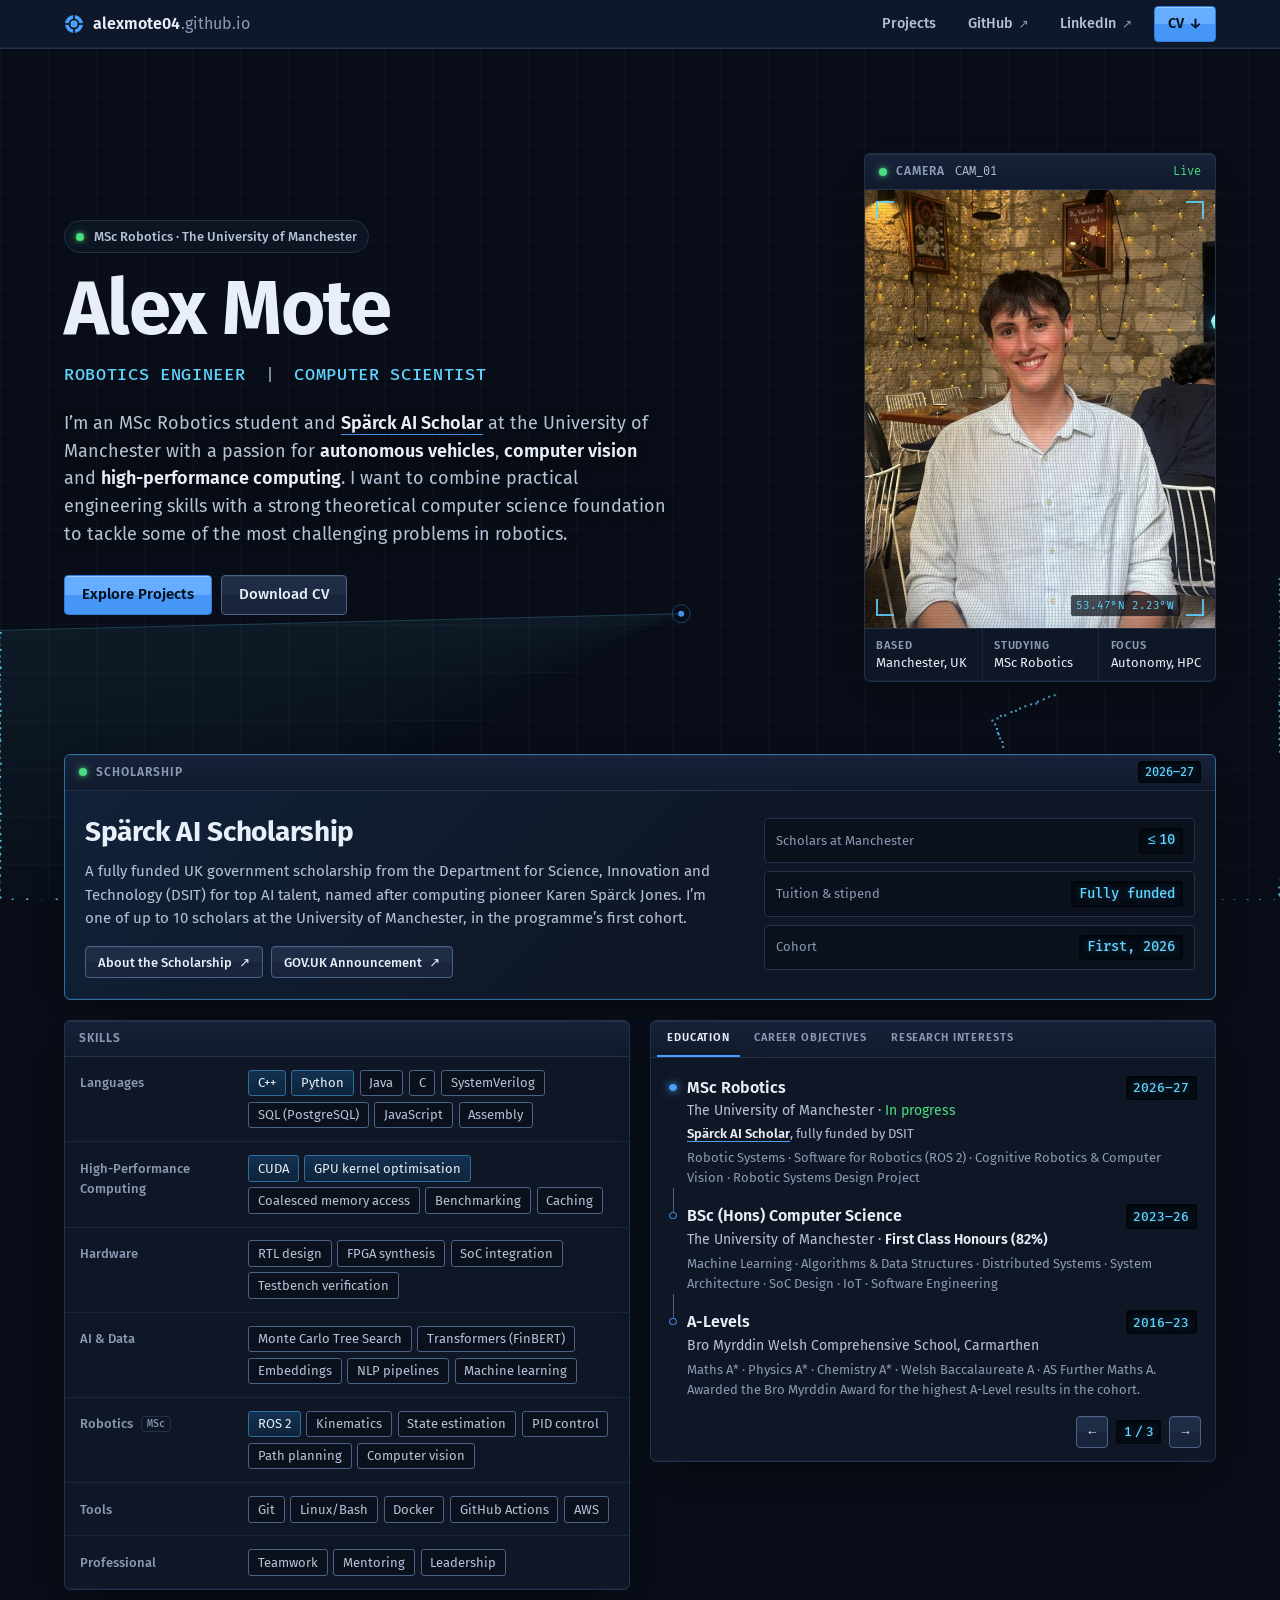
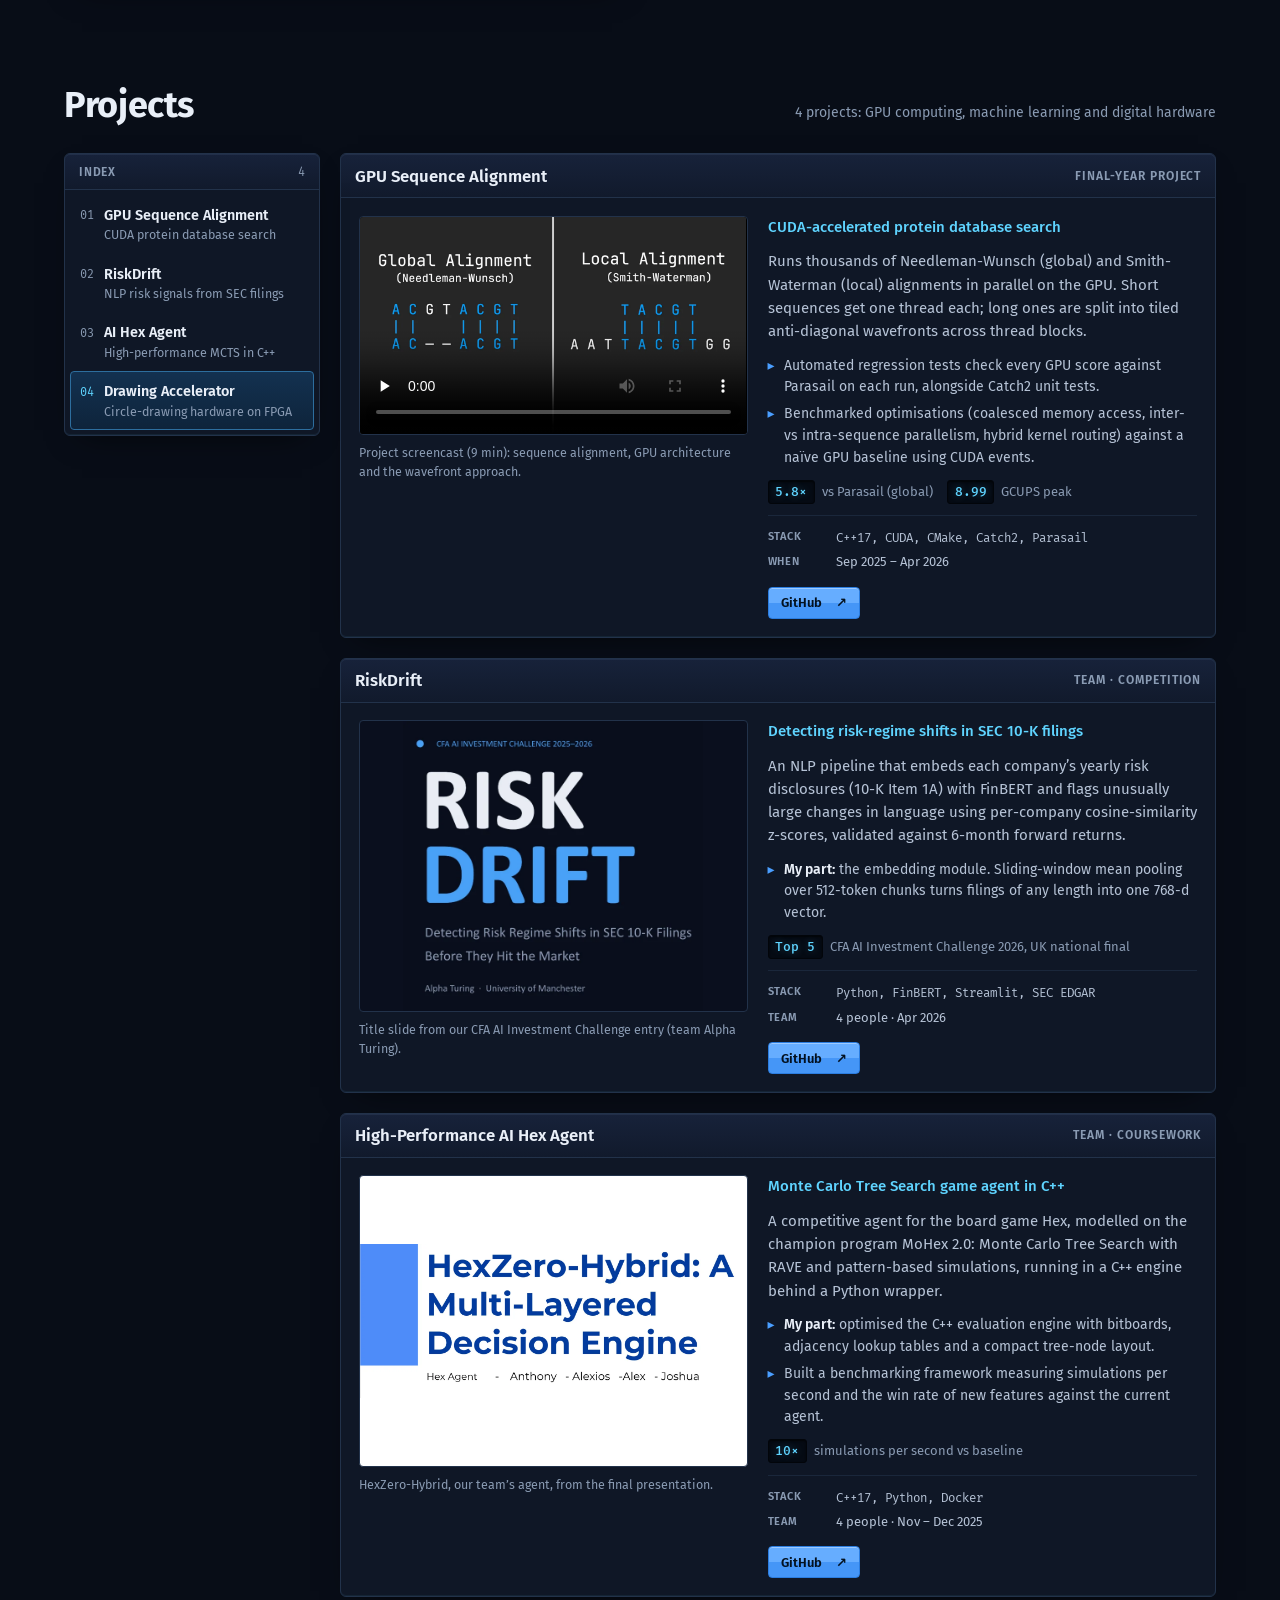
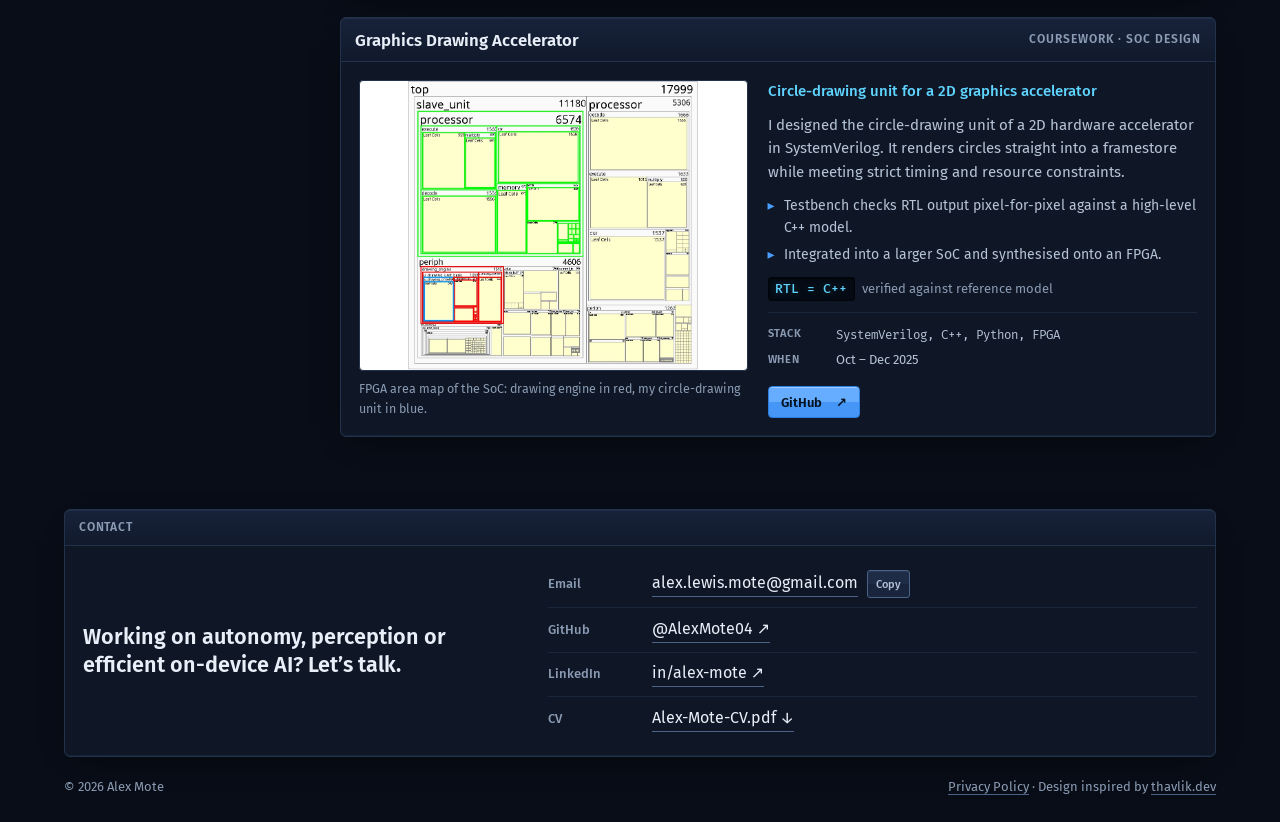
<file: index.html>
<!doctype html>
<html lang="en-GB">
<head>
  <meta charset="utf-8">
  <meta name="viewport" content="width=device-width, initial-scale=1">
  <title>Alex Mote · Robotics Engineer</title>
  <meta name="description" content="Alex Mote: MSc Robotics student at the University of Manchester working on autonomy, computer vision and high-performance computing. Projects in CUDA, FPGA design, game AI and NLP.">
  <meta name="theme-color" content="#080d17">
  <meta name="color-scheme" content="dark">
  <link rel="canonical" href="https://alexmote04.github.io/">
  <meta property="og:type" content="website">
  <meta property="og:title" content="Alex Mote · Robotics Engineer">
  <meta property="og:description" content="MSc Robotics, University of Manchester. Autonomy, computer vision and high-performance computing.">
  <meta property="og:url" content="https://alexmote04.github.io/">
  <meta property="og:image" content="https://alexmote04.github.io/assets/img/og.jpg">
  <link rel="icon" href="favicon.svg" type="image/svg+xml">
  <link rel="preload" href="assets/fonts/fira-sans-latin-400-normal.woff2" as="font" type="font/woff2" crossorigin>
  <link rel="preload" href="assets/fonts/fira-sans-latin-700-normal.woff2" as="font" type="font/woff2" crossorigin>
  <link rel="stylesheet" href="css/style.css">
  <script src="js/main.js" defer></script>
</head>
<body>
  <canvas class="backdrop" aria-hidden="true"></canvas>

  <a class="skip" href="#main">Skip to content</a>

  <header class="site-header">
    <div class="site-header__inner">
      <a class="brand" href="#top" aria-label="alexmote04.github.io, back to top">
        <svg class="brand__mark" viewBox="0 0 20 20" aria-hidden="true"><circle cx="10" cy="10" r="9"/><circle class="brand__ring" cx="10" cy="10" r="4.5"/><path class="brand__cross" d="M10 1.5v4M10 14.5v4M1.5 10h4M14.5 10h4"/></svg>
        <span class="brand__word" translate="no">alexmote04</span><span class="brand__tag" translate="no">.github.io</span>
      </a>
      <button class="menu-btn" type="button" aria-expanded="false" aria-controls="site-nav">
        <span class="menu-btn__icon" aria-hidden="true"></span> Menu
      </button>
      <nav id="site-nav" class="site-nav" aria-label="Primary">
        <ul>
          <li><a href="#projects">Projects</a></li>
          <li><a href="https://github.com/AlexMote04" target="_blank" rel="noopener noreferrer">GitHub <span class="ext" aria-hidden="true">↗</span><span class="visually-hidden"> (opens in new tab)</span></a></li>
          <li><a href="https://www.linkedin.com/in/alex-mote/" target="_blank" rel="noopener noreferrer">LinkedIn <span class="ext" aria-hidden="true">↗</span><span class="visually-hidden"> (opens in new tab)</span></a></li>
          <li><a class="site-nav__cta" href="cv/Alex-Mote-CV.pdf" target="_blank" rel="noopener">CV <span aria-hidden="true">↓</span><span class="visually-hidden"> (opens in new tab)</span></a></li>
        </ul>
      </nav>
    </div>
  </header>

  <main id="main" class="shell">
    <span id="top" class="anchor-top" aria-hidden="true"></span>

    <!-- ========== Hero ========== -->
    <section class="hero" aria-labelledby="hero-title">
      <div class="hero__intro">
        <p class="hero__eyebrow"><span class="led led--pulse" aria-hidden="true"></span> MSc Robotics · The University of Manchester</p>
        <h1 class="hero__name" id="hero-title">Alex Mote</h1>
        <p class="hero__role">Robotics Engineer <span aria-hidden="true">|</span><span class="visually-hidden">,</span> Computer Scientist</p>
        <p class="hero__lede">
          I’m an MSc Robotics student and <a class="inline-link" href="#scholarship">Spärck AI Scholar</a> at the University of Manchester with a passion for
          <strong>autonomous vehicles</strong>, <strong>computer vision</strong> and
          <strong>high-performance computing</strong>. I want to combine practical engineering skills
          with a strong theoretical computer science foundation to tackle some of the most challenging
          problems in robotics.
        </p>
        <div class="hero__actions">
          <a class="btn btn--primary" href="#projects">Explore Projects</a>
          <a class="btn" href="cv/Alex-Mote-CV.pdf" target="_blank" rel="noopener">Download CV<span class="visually-hidden"> (opens in new tab)</span></a>
        </div>
      </div>

      <figure class="cam pane">
        <figcaption class="pane__bar" aria-hidden="true">
          <span class="led led--pulse"></span>
          <span class="legend">Camera</span>
          <span class="cam__file" translate="no">CAM_01</span>
          <span class="cam__status">Live</span>
        </figcaption>
        <div class="cam__screen">
          <img src="assets/img/alex.webp" width="640" height="800" alt="Portrait of Alex Mote, smiling, in a white striped shirt" fetchpriority="high" decoding="async">
          <span class="cam__corner cam__corner--tl" aria-hidden="true"></span>
          <span class="cam__corner cam__corner--tr" aria-hidden="true"></span>
          <span class="cam__corner cam__corner--bl" aria-hidden="true"></span>
          <span class="cam__corner cam__corner--br" aria-hidden="true"></span>
          <span class="cam__hud" aria-hidden="true">53.47°N 2.23°W</span>
        </div>
        <dl class="cam__readouts">
          <div><dt>Based</dt><dd>Manchester, UK</dd></div>
          <div><dt>Studying</dt><dd>MSc Robotics</dd></div>
          <div><dt>Focus</dt><dd>Autonomy, HPC</dd></div>
        </dl>
      </figure>
    </section>

    <!-- ========== Spärck AI Scholarship ========== -->
    <section class="award pane" id="scholarship" aria-labelledby="award-title">
      <div class="pane__bar">
        <span class="led" aria-hidden="true"></span>
        <span class="legend">Scholarship</span>
        <span class="award__year lcd">2026–27</span>
      </div>
      <div class="award__body">
        <div class="award__text">
          <h2 class="award__title" id="award-title">Spärck AI Scholarship</h2>
          <p>A fully funded UK government scholarship from the Department for Science, Innovation and Technology (DSIT) for top AI talent, named after computing pioneer Karen Spärck Jones. I’m one of up to 10 scholars at the University of Manchester, in the programme’s first cohort.</p>
          <div class="award__links">
            <a class="btn btn--small" href="https://www.manchester.ac.uk/study/masters/fees-and-funding/masters-student-funding/sparck-ai-scholarship/" target="_blank" rel="noopener noreferrer">About the Scholarship <span aria-hidden="true">↗</span><span class="visually-hidden"> (opens in new tab)</span></a>
            <a class="btn btn--small" href="https://www.gov.uk/government/news/top-talent-backed-with-masters-funding-as-britains-tech-experts-called-into-government" target="_blank" rel="noopener noreferrer">GOV.UK Announcement <span aria-hidden="true">↗</span><span class="visually-hidden"> (opens in new tab)</span></a>
          </div>
        </div>
        <dl class="award__stats">
          <div><dt>Scholars at Manchester</dt><dd class="lcd">≤&thinsp;10</dd></div>
          <div><dt>Tuition &amp; stipend</dt><dd class="lcd">Fully funded</dd></div>
          <div><dt>Cohort</dt><dd class="lcd">First, 2026</dd></div>
        </dl>
      </div>
    </section>

    <!-- ========== Overview: skills + about ========== -->
    <div class="overview">
      <section class="skills pane" aria-labelledby="skills-title">
        <h2 class="pane__bar"><span class="legend" id="skills-title">Skills</span></h2>
        <dl class="props">
          <div class="props__row">
            <dt>Languages</dt>
            <dd><ul class="chips" role="list">
              <li class="chip chip--lit">C++</li><li class="chip chip--lit">Python</li><li class="chip">Java</li><li class="chip">C</li><li class="chip">SystemVerilog</li><li class="chip">SQL (PostgreSQL)</li><li class="chip">JavaScript</li><li class="chip">Assembly</li>
            </ul></dd>
          </div>
          <div class="props__row">
            <dt>High-Performance Computing</dt>
            <dd><ul class="chips" role="list">
              <li class="chip chip--lit">CUDA</li><li class="chip chip--lit">GPU kernel optimisation</li><li class="chip">Coalesced memory access</li><li class="chip">Benchmarking</li><li class="chip">Caching</li>
            </ul></dd>
          </div>
          <div class="props__row">
            <dt>Hardware</dt>
            <dd><ul class="chips" role="list">
              <li class="chip">RTL design</li><li class="chip">FPGA synthesis</li><li class="chip">SoC integration</li><li class="chip">Testbench verification</li>
            </ul></dd>
          </div>
          <div class="props__row">
            <dt>AI &amp; Data</dt>
            <dd><ul class="chips" role="list">
              <li class="chip">Monte Carlo Tree Search</li><li class="chip">Transformers (FinBERT)</li><li class="chip">Embeddings</li><li class="chip">NLP pipelines</li><li class="chip">Machine learning</li>
            </ul></dd>
          </div>
          <div class="props__row">
            <dt>Robotics <span class="props__note">MSc</span></dt>
            <dd><ul class="chips" role="list">
              <li class="chip chip--lit">ROS&nbsp;2</li><li class="chip">Kinematics</li><li class="chip">State estimation</li><li class="chip">PID control</li><li class="chip">Path planning</li><li class="chip">Computer vision</li>
            </ul></dd>
          </div>
          <div class="props__row">
            <dt>Tools</dt>
            <dd><ul class="chips" role="list">
              <li class="chip">Git</li><li class="chip">Linux/Bash</li><li class="chip">Docker</li><li class="chip">GitHub Actions</li><li class="chip">AWS</li>
            </ul></dd>
          </div>
          <div class="props__row">
            <dt>Professional</dt>
            <dd><ul class="chips" role="list">
              <li class="chip">Teamwork</li><li class="chip">Mentoring</li><li class="chip">Leadership</li>
            </ul></dd>
          </div>
        </dl>
      </section>

      <section class="about pane" aria-roledescription="carousel" aria-labelledby="about-title">
        <h2 class="visually-hidden" id="about-title">About</h2>
        <div class="pane__bar about__bar">
          <div class="tabs" role="group" aria-label="About sections">
            <button class="tab" type="button" aria-controls="slide-education" aria-current="true">Education</button>
            <button class="tab" type="button" aria-controls="slide-objectives">Career Objectives</button>
            <button class="tab" type="button" aria-controls="slide-interests">Research Interests</button>
          </div>
        </div>

        <div class="about__track" tabindex="0" role="region" aria-label="About slides. Use the arrow keys to switch.">
          <!-- Education -->
          <div class="slide" id="slide-education" role="group" aria-roledescription="slide" aria-label="1 of 3: Education">
            <h3 class="visually-hidden">Education</h3>
            <ol class="timeline" role="list">
              <li>
                <div class="timeline__head">
                  <h4>MSc Robotics</h4>
                  <span class="lcd">2026–27</span>
                </div>
                <p class="timeline__where">The University of Manchester · <span class="status">In progress</span></p>
                <p class="timeline__award"><a class="inline-link" href="#scholarship">Spärck AI Scholar</a>, fully funded by DSIT</p>
                <p class="timeline__detail">Robotic Systems · Software for Robotics (ROS&nbsp;2) · Cognitive Robotics &amp; Computer Vision · Robotic Systems Design Project</p>
              </li>
              <li>
                <div class="timeline__head">
                  <h4>BSc (Hons) Computer Science</h4>
                  <span class="lcd">2023–26</span>
                </div>
                <p class="timeline__where">The University of Manchester · <strong>First Class Honours (82%)</strong></p>
                <p class="timeline__detail">Machine Learning · Algorithms &amp; Data Structures · Distributed Systems · System Architecture · SoC Design · IoT · Software Engineering</p>
              </li>
              <li>
                <div class="timeline__head">
                  <h4>A-Levels</h4>
                  <span class="lcd">2016–23</span>
                </div>
                <p class="timeline__where">Bro Myrddin Welsh Comprehensive School, Carmarthen</p>
                <p class="timeline__detail">Maths A* · Physics A* · Chemistry A* · Welsh Baccalaureate A · AS Further Maths A. Awarded the Bro Myrddin Award for the highest A-Level results in the cohort.</p>
              </li>
            </ol>
          </div>

          <!-- Career objectives -->
          <div class="slide" id="slide-objectives" role="group" aria-roledescription="slide" aria-label="2 of 3: Career Objectives">
            <h3 class="visually-hidden">Career Objectives</h3>
            <ul class="goals" role="list">
              <li>
                <span class="goals__index" aria-hidden="true">01</span>
                <div>
                  <h4>Autonomous vehicles</h4>
                  <p>Build perception and planning software for self-driving vehicles that is safe, testable and fast enough to run in real time.</p>
                </div>
              </li>
              <li>
                <span class="goals__index" aria-hidden="true">02</span>
                <div>
                  <h4>Efficient AI on constrained hardware</h4>
                  <p>Make AI models fit the compute, memory and power budgets of robots and embedded devices, from profiling and GPU kernels to custom accelerators.</p>
                </div>
              </li>
              <li>
                <span class="goals__index" aria-hidden="true">03</span>
                <div>
                  <h4>Bridge theory and practice</h4>
                  <p>Work in teams where algorithms, software and hardware are designed together, rather than handed over the wall.</p>
                </div>
              </li>
            </ul>
          </div>

          <!-- Research interests -->
          <div class="slide" id="slide-interests" role="group" aria-roledescription="slide" aria-label="3 of 3: Research Interests">
            <h3 class="visually-hidden">Research Interests</h3>
            <ul class="goals" role="list">
              <li>
                <span class="goals__index" aria-hidden="true">01</span>
                <div>
                  <h4>Autonomy</h4>
                  <p>Perception, state estimation and planning for robots operating in unstructured, changing environments.</p>
                </div>
              </li>
              <li>
                <span class="goals__index" aria-hidden="true">02</span>
                <div>
                  <h4>Vision-Language-Action models</h4>
                  <p>Grounding vision and language in robot actions, and making these large models efficient enough for on-robot inference.</p>
                </div>
              </li>
              <li>
                <span class="goals__index" aria-hidden="true">03</span>
                <div>
                  <h4>Medical robotics</h4>
                  <p>Precise, safety-critical autonomy in healthcare, building on my work in bioinformatics.</p>
                </div>
              </li>
            </ul>
          </div>
        </div>

        <div class="about__foot">
          <button class="btn btn--small btn--icon" type="button" data-step="-1" aria-label="Previous section">←</button>
          <span class="lcd about__pos" aria-hidden="true"><span data-pos>1</span>&thinsp;/&thinsp;3</span>
          <button class="btn btn--small btn--icon" type="button" data-step="1" aria-label="Next section">→</button>
        </div>
      </section>
    </div>

    <!-- ========== Projects ========== -->
    <section class="projects" id="projects" aria-labelledby="projects-title">
      <header class="projects__head">
        <h2 class="projects__title" id="projects-title">Projects</h2>
        <p class="projects__meta">4 projects: GPU computing, machine learning and digital hardware</p>
      </header>

      <div class="projects__layout">
        <nav class="index pane" aria-label="Project index">
          <p class="pane__bar"><span class="legend">Index</span> <span class="index__count">4</span></p>
          <ol class="index__list" role="list">
            <li><a class="index__row" href="#protein-align"><span class="index__name">GPU Sequence Alignment</span><span class="index__sub">CUDA protein database search</span></a></li>
            <li><a class="index__row" href="#riskdrift"><span class="index__name">RiskDrift</span><span class="index__sub">NLP risk signals from SEC filings</span></a></li>
            <li><a class="index__row" href="#hex"><span class="index__name">AI Hex Agent</span><span class="index__sub">High-performance MCTS in C++</span></a></li>
            <li><a class="index__row" href="#drawing-accelerator"><span class="index__name">Drawing Accelerator</span><span class="index__sub">Circle-drawing hardware on FPGA</span></a></li>
          </ol>
        </nav>

        <div class="records">
          <!-- GPU Sequence Alignment -->
          <article class="record pane" id="protein-align" aria-labelledby="protein-align-title">
            <header class="pane__bar record__bar">
              <h3 class="record__title" id="protein-align-title">GPU Sequence Alignment</h3>
              <span class="legend record__type">Final-year project</span>
            </header>
            <div class="record__body">
              <figure class="media">
                <div class="media__frame media__frame--video">
                  <video controls preload="none" playsinline width="1280" height="720" poster="assets/img/protein-align-poster.webp">
                    <source src="assets/video/protein-align.mp4" type="video/mp4">
                    <track kind="captions" src="assets/video/protein-align.en.vtt" srclang="en" label="English" default>
                    <a href="assets/video/protein-align.mp4">Download the screencast (MP4)</a>
                  </video>
                </div>
                <figcaption>Project screencast (9&nbsp;min): sequence alignment, GPU architecture and the wavefront approach.</figcaption>
              </figure>
              <div class="record__text">
                <p class="record__subtitle">CUDA-accelerated protein database search</p>
                <p class="record__desc">Runs thousands of Needleman-Wunsch (global) and Smith-Waterman (local) alignments in parallel on the GPU. Short sequences get one thread each; long ones are split into tiled anti-diagonal wavefronts across thread blocks.</p>
                <ul class="record__points" role="list">
                  <li>Automated regression tests check every GPU score against Parasail on each run, alongside Catch2 unit tests.</li>
                  <li>Benchmarked optimisations (coalesced memory access, inter- vs intra-sequence parallelism, hybrid kernel routing) against a naïve GPU baseline using CUDA events.</li>
                </ul>
                <ul class="readouts" role="list" aria-label="Key results">
                  <li><span class="lcd">5.8×</span> vs Parasail (global)</li>
                  <li><span class="lcd">8.99</span> GCUPS peak</li>
                </ul>
                <dl class="record__props">
                  <div><dt>Stack</dt><dd class="record__stack">C++17, CUDA, CMake, Catch2, Parasail</dd></div>
                  <div><dt>When</dt><dd>Sep 2025 – Apr 2026</dd></div>
                </dl>
                <div class="record__links">
                  <a class="btn btn--small btn--primary" href="https://github.com/AlexMote04/protein-align" target="_blank" rel="noopener noreferrer">GitHub<span class="visually-hidden"> repository for GPU Sequence Alignment (opens in new tab)</span> <span aria-hidden="true">↗</span></a>
                </div>
              </div>
            </div>
          </article>

          <!-- RiskDrift -->
          <article class="record pane" id="riskdrift" aria-labelledby="riskdrift-title">
            <header class="pane__bar record__bar">
              <h3 class="record__title" id="riskdrift-title">RiskDrift</h3>
              <span class="legend record__type">Team · Competition</span>
            </header>
            <div class="record__body">
              <figure class="media media--dark">
                <div class="media__frame">
                  <img src="assets/img/riskdrift.webp" width="716" height="692" loading="lazy" decoding="async" alt="RiskDrift title slide: Detecting risk regime shifts in SEC 10-K filings before they hit the market. Team Alpha Turing, University of Manchester.">
                </div>
                <figcaption>Title slide from our CFA AI Investment Challenge entry (team Alpha Turing).</figcaption>
              </figure>
              <div class="record__text">
                <p class="record__subtitle">Detecting risk-regime shifts in SEC 10-K filings</p>
                <p class="record__desc">An NLP pipeline that embeds each company’s yearly risk disclosures (10-K Item 1A) with FinBERT and flags unusually large changes in language using per-company cosine-similarity z-scores, validated against 6-month forward returns.</p>
                <ul class="record__points" role="list">
                  <li><strong>My part:</strong> the embedding module. Sliding-window mean pooling over 512-token chunks turns filings of any length into one 768-d vector.</li>
                </ul>
                <ul class="readouts" role="list" aria-label="Key results">
                  <li><span class="lcd">Top 5</span> CFA AI Investment Challenge 2026, UK national final</li>
                </ul>
                <dl class="record__props">
                  <div><dt>Stack</dt><dd class="record__stack">Python, FinBERT, Streamlit, SEC EDGAR</dd></div>
                  <div><dt>Team</dt><dd>4 people · Apr 2026</dd></div>
                </dl>
                <div class="record__links">
                  <a class="btn btn--small btn--primary" href="https://github.com/Alexios99/riskdrift" target="_blank" rel="noopener noreferrer">GitHub<span class="visually-hidden"> repository for RiskDrift (opens in new tab)</span> <span aria-hidden="true">↗</span></a>
                </div>
              </div>
            </div>
          </article>

          <!-- Hex -->
          <article class="record pane" id="hex" aria-labelledby="hex-title">
            <header class="pane__bar record__bar">
              <h3 class="record__title" id="hex-title">High-Performance AI Hex Agent</h3>
              <span class="legend record__type">Team · Coursework</span>
            </header>
            <div class="record__body">
              <figure class="media media--light">
                <div class="media__frame">
                  <img src="assets/img/hex.webp" width="1400" height="558" loading="lazy" decoding="async" alt="Title slide: HexZero-Hybrid, a multi-layered decision engine. Hex agent by Anthony, Alexios, Alex and Joshua.">
                </div>
                <figcaption>HexZero-Hybrid, our team’s agent, from the final presentation.</figcaption>
              </figure>
              <div class="record__text">
                <p class="record__subtitle">Monte Carlo Tree Search game agent in C++</p>
                <p class="record__desc">A competitive agent for the board game Hex, modelled on the champion program MoHex 2.0: Monte Carlo Tree Search with RAVE and pattern-based simulations, running in a C++ engine behind a Python wrapper.</p>
                <ul class="record__points" role="list">
                  <li><strong>My part:</strong> optimised the C++ evaluation engine with bitboards, adjacency lookup tables and a compact tree-node layout.</li>
                  <li>Built a benchmarking framework measuring simulations per second and the win rate of new features against the current agent.</li>
                </ul>
                <ul class="readouts" role="list" aria-label="Key results">
                  <li><span class="lcd">10×</span> simulations per second vs baseline</li>
                </ul>
                <dl class="record__props">
                  <div><dt>Stack</dt><dd class="record__stack">C++17, Python, Docker</dd></div>
                  <div><dt>Team</dt><dd>4 people · Nov – Dec 2025</dd></div>
                </dl>
                <div class="record__links">
                  <a class="btn btn--small btn--primary" href="https://github.com/a38062an/COMP34111-AI-Games-Hex-43" target="_blank" rel="noopener noreferrer">GitHub<span class="visually-hidden"> repository for High-Performance AI Hex Agent (opens in new tab)</span> <span aria-hidden="true">↗</span></a>
                </div>
              </div>
            </div>
          </article>

          <!-- Drawing accelerator -->
          <article class="record pane" id="drawing-accelerator" aria-labelledby="drawing-accelerator-title">
            <header class="pane__bar record__bar">
              <h3 class="record__title" id="drawing-accelerator-title">Graphics Drawing Accelerator</h3>
              <span class="legend record__type">Coursework · SoC Design</span>
            </header>
            <div class="record__body">
              <figure class="media media--light">
                <div class="media__frame">
                  <img src="assets/img/drawing-accelerator.webp" width="847" height="840" loading="lazy" decoding="async" alt="FPGA synthesis area treemap of the system-on-chip. The drawing engine, outlined in red, sits inside the peripheral block; the circle-drawing unit within it is outlined in blue.">
                </div>
                <figcaption>FPGA area map of the SoC: drawing engine in red, my circle-drawing unit in blue.</figcaption>
              </figure>
              <div class="record__text">
                <p class="record__subtitle">Circle-drawing unit for a 2D graphics accelerator</p>
                <p class="record__desc">I designed the circle-drawing unit of a 2D hardware accelerator in SystemVerilog. It renders circles straight into a framestore while meeting strict timing and resource constraints.</p>
                <ul class="record__points" role="list">
                  <li>Testbench checks RTL output pixel-for-pixel against a high-level C++ model.</li>
                  <li>Integrated into a larger SoC and synthesised onto an FPGA.</li>
                </ul>
                <ul class="readouts" role="list" aria-label="Key results">
                  <li><span class="lcd">RTL&nbsp;=&nbsp;C++</span> verified against reference model</li>
                </ul>
                <dl class="record__props">
                  <div><dt>Stack</dt><dd class="record__stack">SystemVerilog, C++, Python, FPGA</dd></div>
                  <div><dt>When</dt><dd>Oct – Dec 2025</dd></div>
                </dl>
                <div class="record__links">
                  <a class="btn btn--small btn--primary" href="https://github.com/AlexMote04/drawing-accelerator" target="_blank" rel="noopener noreferrer">GitHub<span class="visually-hidden"> repository for Graphics Drawing Accelerator (opens in new tab)</span> <span aria-hidden="true">↗</span></a>
                </div>
              </div>
            </div>
          </article>
        </div>
      </div>
    </section>
  </main>

  <!-- ========== Footer ========== -->
  <footer class="site-footer" id="contact">
    <div class="shell">
      <section class="contact pane" aria-labelledby="contact-title">
        <h2 class="pane__bar"><span class="legend" id="contact-title">Contact</span></h2>
        <div class="contact__body">
          <p class="contact__lede">Working on autonomy, perception or efficient on-device AI? Let’s talk.</p>
          <dl class="props props--contact">
            <div class="props__row">
              <dt>Email</dt>
              <dd>
                <a class="props__value" href="mailto:alex.lewis.mote@gmail.com" translate="no">alex.lewis.mote@gmail.com</a>
                <button class="key" type="button" data-copy="alex.lewis.mote@gmail.com" aria-label="Copy email address">Copy</button>
              </dd>
            </div>
            <div class="props__row">
              <dt>GitHub</dt>
              <dd><a class="props__value" href="https://github.com/AlexMote04" target="_blank" rel="noopener noreferrer" translate="no">@AlexMote04 <span aria-hidden="true">↗</span><span class="visually-hidden"> (opens in new tab)</span></a></dd>
            </div>
            <div class="props__row">
              <dt>LinkedIn</dt>
              <dd><a class="props__value" href="https://www.linkedin.com/in/alex-mote/" target="_blank" rel="noopener noreferrer" translate="no">in/alex-mote <span aria-hidden="true">↗</span><span class="visually-hidden"> (opens in new tab)</span></a></dd>
            </div>
            <div class="props__row">
              <dt>CV</dt>
              <dd><a class="props__value" href="cv/Alex-Mote-CV.pdf" target="_blank" rel="noopener">Alex-Mote-CV.pdf <span aria-hidden="true">↓</span><span class="visually-hidden"> (opens in new tab)</span></a></dd>
            </div>
          </dl>
        </div>
      </section>

      <div class="footer__base">
        <p>© 2026 Alex Mote</p>
        <p><a href="privacy.html">Privacy Policy</a> · Design inspired by <a href="https://thavlik.dev" target="_blank" rel="noopener noreferrer">thavlik.dev<span class="visually-hidden"> (opens in new tab)</span></a></p>
      </div>
    </div>
  </footer>

  <p class="toast" role="status" aria-live="polite"></p>
</body>
</html>
</file>
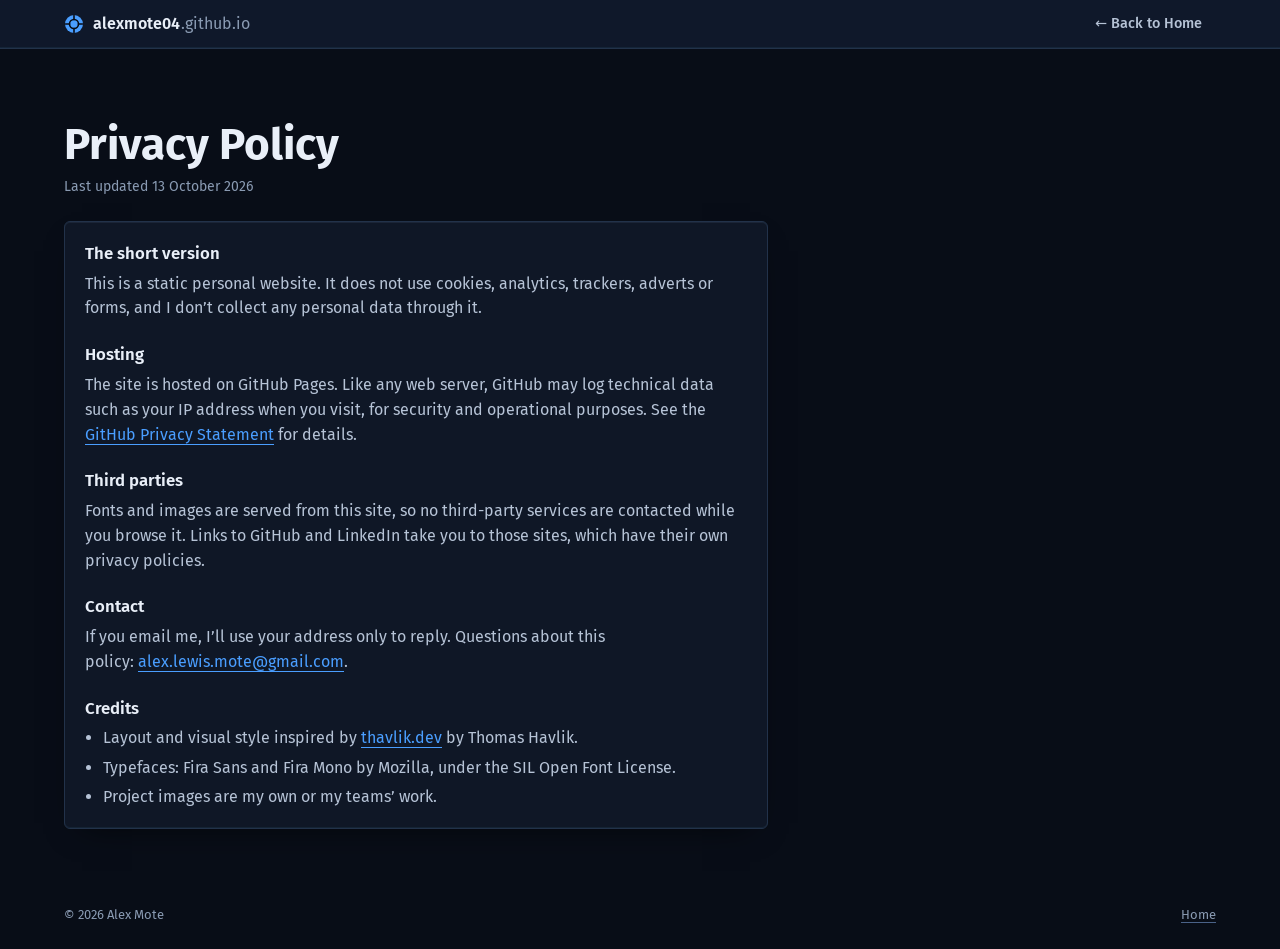
<file: privacy.html>
<!doctype html>
<html lang="en-GB">
<head>
  <meta charset="utf-8">
  <meta name="viewport" content="width=device-width, initial-scale=1">
  <title>Privacy Policy · Alex Mote</title>
  <meta name="description" content="Privacy policy for alexmote04.github.io.">
  <meta name="theme-color" content="#080d17">
  <meta name="color-scheme" content="dark">
  <meta name="robots" content="noindex">
  <link rel="icon" href="favicon.svg" type="image/svg+xml">
  <link rel="stylesheet" href="css/style.css">
</head>
<body>
  <a class="skip" href="#main">Skip to content</a>
  <header class="site-header">
    <div class="site-header__inner">
      <a class="brand" href="./" aria-label="alexmote04.github.io, home">
        <svg class="brand__mark" viewBox="0 0 20 20" aria-hidden="true"><circle cx="10" cy="10" r="9"/><circle class="brand__ring" cx="10" cy="10" r="4.5"/><path class="brand__cross" d="M10 1.5v4M10 14.5v4M1.5 10h4M14.5 10h4"/></svg>
        <span class="brand__word" translate="no">alexmote04</span><span class="brand__tag" translate="no">.github.io</span>
      </a>
      <nav class="site-nav site-nav--plain" aria-label="Primary">
        <ul><li><a href="./">← Back to Home</a></li></ul>
      </nav>
    </div>
  </header>

  <main id="main" class="shell">
    <article class="doc">
      <h1>Privacy Policy</h1>
      <p class="doc__meta">Last updated 13 October 2026</p>
      <div class="pane">
        <h2>The short version</h2>
        <p>This is a static personal website. It does not use cookies, analytics, trackers, adverts or forms, and I don’t collect any personal data through it.</p>

        <h2>Hosting</h2>
        <p>The site is hosted on GitHub Pages. Like any web server, GitHub may log technical data such as your IP address when you visit, for security and operational purposes. See the <a href="https://docs.github.com/en/site-policy/privacy-policies/github-general-privacy-statement" target="_blank" rel="noopener noreferrer">GitHub Privacy Statement<span class="visually-hidden"> (opens in new tab)</span></a> for details.</p>

        <h2>Third parties</h2>
        <p>Fonts and images are served from this site, so no third-party services are contacted while you browse it. Links to GitHub and LinkedIn take you to those sites, which have their own privacy policies.</p>

        <h2>Contact</h2>
        <p>If you email me, I’ll use your address only to reply. Questions about this policy: <a href="mailto:alex.lewis.mote@gmail.com">alex.lewis.mote@gmail.com</a>.</p>

        <h2>Credits</h2>
        <ul>
          <li>Layout and visual style inspired by <a href="https://thavlik.dev" target="_blank" rel="noopener noreferrer">thavlik.dev<span class="visually-hidden"> (opens in new tab)</span></a> by Thomas Havlik.</li>
          <li>Typefaces: Fira Sans and Fira Mono by Mozilla, under the SIL Open Font License.</li>
          <li>Project images are my own or my teams’ work.</li>
        </ul>
      </div>
    </article>
  </main>

  <footer class="site-footer">
    <div class="shell footer__base">
      <p>© 2026 Alex Mote</p>
      <p><a href="./">Home</a></p>
    </div>
  </footer>
</body>
</html>
</file>
<file: css/style.css>
/* ==========================================================================
   alexmote04.github.io
   Dark "instrument panel" theme: bevelled panes, legend bars, LCD readouts.
   Layout and pane language inspired by thavlik.dev; palette re-keyed to blue.
   ========================================================================== */

/* ---------- Fonts (self-hosted, SIL Open Font License) ---------- */
@font-face { font-family: "Fira Sans"; font-style: normal; font-weight: 400; font-display: swap; src: url(../assets/fonts/fira-sans-latin-400-normal.woff2) format("woff2"); }
@font-face { font-family: "Fira Sans"; font-style: normal; font-weight: 500; font-display: swap; src: url(../assets/fonts/fira-sans-latin-500-normal.woff2) format("woff2"); }
@font-face { font-family: "Fira Sans"; font-style: normal; font-weight: 600; font-display: swap; src: url(../assets/fonts/fira-sans-latin-600-normal.woff2) format("woff2"); }
@font-face { font-family: "Fira Sans"; font-style: normal; font-weight: 700; font-display: swap; src: url(../assets/fonts/fira-sans-latin-700-normal.woff2) format("woff2"); }
@font-face { font-family: "Fira Mono"; font-style: normal; font-weight: 400; font-display: swap; src: url(../assets/fonts/fira-mono-latin-400-normal.woff2) format("woff2"); }
@font-face { font-family: "Fira Mono"; font-style: normal; font-weight: 500; font-display: swap; src: url(../assets/fonts/fira-mono-latin-500-normal.woff2) format("woff2"); }

/* ---------- Tokens ---------- */
:root {
  color-scheme: dark;

  --font-sans: "Fira Sans", "Segoe UI", ui-sans-serif, system-ui, sans-serif;
  --font-mono: "Fira Mono", ui-monospace, "SF Mono", Menlo, Consolas, monospace;

  /* surfaces */
  --ground: #080d17;
  --pane: #0f1726;
  --sunk: #0a111d;
  --hover: #16223a;

  /* lines */
  --line: #22324a;
  --line-soft: #1a273b;
  --line-hard: #4a6288;
  --hover-edge: #46618c;
  --bevel: #a8c8ff14;
  --rim: #5fd4ff10;

  /* text */
  --ink: #e9eff8;
  --ink-2: #b6c3d6;
  --ink-3: #8a9bb3;

  /* accent: blue (actions) + cyan (indicators) */
  --act: #4a9eff;
  --act-deep: #2b7de0;
  --on-act: #03111f;
  --lit: #5fd4ff;
  --lit-top: #133150;
  --lit-wash: #0e243b;
  --lit-edge: #2d6e9e;
  --ok: #4ade80;

  --lcd: #050a13;
  --lcd-edge: #02050a;

  --sheen-bar: linear-gradient(#17223a, #111a2c);
  --sheen-key: linear-gradient(#1f2c46 0 50%, #19253d 50% 100%);
  --sheen-key-hover: linear-gradient(#273857 0 50%, #20304d 50% 100%);
  --sheen-key-press: linear-gradient(#0f1726, #152034);
  --sheen-act: linear-gradient(#66adff 0 50%, #4596f7 50% 100%);
  --sheen-act-hover: linear-gradient(#7fbcff 0 50%, #58a3fb 50% 100%);
  --sheen-act-press: linear-gradient(#2b7de0, #3a8bec);

  --r-control: 4px;
  --r-pane: 6px;
  --shell: 76rem;
  --gutter: clamp(1rem, 3vw, 2rem);
  --bar-height: 3rem;
}

/* ---------- Base ---------- */
*, *::before, *::after { box-sizing: border-box; }
* { margin: 0; padding: 0; }

html {
  background: var(--ground);
  color: var(--ink);
  font-family: var(--font-sans);
  line-height: 1.55;
  -webkit-font-smoothing: antialiased;
  -moz-osx-font-smoothing: grayscale;
  -webkit-text-size-adjust: 100%;
  text-size-adjust: 100%;
  scroll-behavior: smooth;
  scroll-padding-top: calc(var(--bar-height) + 1rem);
  scrollbar-color: var(--line-hard) var(--ground);
  -webkit-tap-highlight-color: transparent;
}
@media (prefers-reduced-motion: reduce) { html { scroll-behavior: auto; } }

body {
  min-height: 100vh;
  background: transparent;
  overflow-x: hidden;
  touch-action: manipulation;
}

img, svg, video, canvas { display: block; max-width: 100%; }
img { height: auto; }
ul, ol { list-style: none; }
a { color: inherit; text-decoration: none; }
button { font: inherit; color: inherit; background: none; border: 0; cursor: pointer; }
h1, h2, h3, h4 { font-weight: inherit; font-size: inherit; text-wrap: balance; }
p { text-wrap: pretty; }
strong { color: var(--ink); font-weight: 600; }

:focus-visible {
  outline: 2px solid var(--lit);
  outline-offset: 2px;
  border-radius: 2px;
}

.visually-hidden {
  position: absolute !important;
  width: 1px; height: 1px;
  overflow: hidden;
  clip: rect(0 0 0 0);
  clip-path: inset(50%);
  white-space: nowrap;
}

.skip {
  position: fixed;
  top: .5rem; left: .5rem;
  z-index: 200;
  padding: .5rem .9rem;
  border-radius: var(--r-control);
  background: var(--act);
  color: var(--on-act);
  font-weight: 600;
  transform: translateY(-200%);
  transition: transform .15s ease-out;
}
.skip:focus-visible { transform: none; }

.shell {
  max-width: var(--shell);
  margin: 0 auto;
  padding: 0 var(--gutter);
  padding-left: max(var(--gutter), env(safe-area-inset-left));
  padding-right: max(var(--gutter), env(safe-area-inset-right));
}

.anchor-top { position: absolute; top: 0; }

/* ---------- Backdrop (LiDAR scan canvas) ---------- */
.backdrop {
  position: fixed;
  inset: 0;
  z-index: -1;
  width: 100%;
  height: 100vh;
  height: 100lvh;
  pointer-events: none;
  opacity: 0;
  transition: opacity .9s ease-out;
}
.backdrop.is-ready { opacity: 1; }

/* ---------- Primitives ---------- */
.pane {
  border: 1px solid var(--line);
  border-radius: var(--r-pane);
  background: var(--pane);
  box-shadow: inset 0 1px 0 var(--bevel), inset 0 -1px 0 var(--rim), 0 12px 32px -18px #000c;
}

.pane__bar {
  display: flex;
  align-items: center;
  gap: .6rem;
  min-width: 0;
  min-height: 2.25rem;
  padding: 0 .85rem;
  border-bottom: 1px solid var(--line);
  border-radius: calc(var(--r-pane) - 1px) calc(var(--r-pane) - 1px) 0 0;
  background: var(--sheen-bar);
  box-shadow: inset 0 1px 0 var(--bevel);
}

.legend {
  margin: 0;
  color: var(--ink-3);
  font-size: .75rem;
  font-weight: 600;
  letter-spacing: .08em;
  line-height: 1.2;
  text-transform: uppercase;
}

.btn {
  display: inline-flex;
  align-items: center;
  justify-content: center;
  gap: .45rem;
  min-height: 2.5rem;
  padding: 0 1.05rem;
  border: 1px solid var(--line-hard);
  border-radius: var(--r-control);
  background: var(--sheen-key);
  box-shadow: inset 0 1px 0 var(--bevel);
  color: var(--ink);
  font-size: .9375rem;
  font-weight: 500;
  line-height: 1;
  white-space: nowrap;
  transition: border-color .15s, background-color .15s, color .15s;
}
.btn:hover { border-color: var(--hover-edge); background: var(--sheen-key-hover); }
.btn:active { background: var(--sheen-key-press); box-shadow: inset 0 1px 3px #00000073; }
.btn--primary {
  border-color: var(--act-deep);
  background: var(--sheen-act);
  color: var(--on-act);
  font-weight: 600;
  box-shadow: inset 0 1px #ffffff59;
}
.btn--primary:hover { border-color: var(--act-deep); background: var(--sheen-act-hover); }
.btn--primary:active { background: var(--sheen-act-press); box-shadow: inset 0 1px 3px #00122a73; }
.btn--small { min-height: 2rem; padding: 0 .75rem; font-size: .8125rem; }
.btn--icon { min-width: 2rem; padding: 0; font-family: var(--font-mono); }

.key {
  display: inline-flex;
  align-items: center;
  min-height: 1.75rem;
  flex: none;
  padding: .3rem .5rem;
  border: 1px solid var(--line-hard);
  border-radius: 3px;
  background: var(--sheen-key);
  box-shadow: inset 0 1px 0 var(--bevel);
  color: var(--ink-2);
  font-size: .6875rem;
  font-weight: 500;
  line-height: 1;
  transition: border-color .15s, color .15s;
}
button.key:hover { border-color: var(--hover-edge); color: var(--ink); }

.lcd {
  display: inline-flex;
  align-items: center;
  padding: .25em .5em;
  border: 1px solid var(--lcd-edge);
  border-radius: 3px;
  background: var(--lcd);
  box-shadow: inset 0 1px 2px #000a;
  color: var(--lit);
  font-family: var(--font-mono);
  font-size: .8125rem;
  font-weight: 500;
  font-variant-numeric: tabular-nums;
  line-height: 1.2;
  white-space: nowrap;
  text-shadow: 0 0 8px #5fd4ff55;
}

.led {
  display: inline-block;
  flex: none;
  width: .5rem; height: .5rem;
  border-radius: 50%;
  background: var(--ok);
  box-shadow: 0 0 0 2px #4ade8022, 0 0 8px #4ade80aa;
}
.led--pulse { animation: pulse 2.4s ease-in-out infinite; }
@keyframes pulse { 50% { opacity: .45; } }

.chip {
  display: inline-flex;
  align-items: center;
  padding: .28rem .55rem;
  border: 1px solid var(--line-hard);
  border-radius: 3px;
  background: var(--sunk);
  color: var(--ink-2);
  font-size: .8125rem;
  line-height: 1.2;
}
.chip--lit {
  border-color: var(--lit-edge);
  background: linear-gradient(var(--lit-top), var(--lit-wash));
  color: var(--ink);
}
.chips { display: flex; flex-wrap: wrap; gap: .35rem; }

/* ---------- Header ---------- */
.site-header {
  position: sticky;
  top: 0;
  z-index: 100;
  border-bottom: 1px solid var(--line);
  background: var(--sheen-bar);
  box-shadow: inset 0 -1px 0 var(--rim);
}
@supports (backdrop-filter: blur(1px)) {
  .site-header { background: #121b2ddd; backdrop-filter: blur(10px) saturate(140%); }
}
.site-header__inner {
  position: relative;
  display: flex;
  align-items: center;
  justify-content: space-between;
  gap: 1rem;
  max-width: var(--shell);
  min-height: var(--bar-height);
  margin: 0 auto;
  padding: 0 var(--gutter);
}

.brand { display: inline-flex; align-items: center; gap: .55rem; min-width: 0; font-weight: 600; }
.brand__mark { width: 1.25rem; height: 1.25rem; flex: none; }
.brand__mark circle:first-child { fill: var(--act); }
.brand__ring { fill: none; stroke: var(--ground); stroke-width: 1.6; }
.brand__cross { stroke: var(--ground); stroke-width: 1.6; stroke-linecap: round; }
.brand__word { color: var(--ink); }
.brand__tag { margin-left: -.5rem; color: var(--ink-3); font-weight: 400; }

.site-nav ul { display: flex; align-items: center; gap: .25rem; }
.site-nav a {
  display: inline-flex;
  align-items: center;
  gap: .35rem;
  min-height: 2.25rem;
  padding: 0 .8rem;
  border: 1px solid transparent;
  border-radius: var(--r-control);
  color: var(--ink-2);
  font-size: .9rem;
  font-weight: 500;
  white-space: nowrap;
  transition: border-color .15s, background-color .15s, color .15s;
}
.site-nav a:hover { border-color: var(--hover-edge); background: var(--hover); color: var(--ink); }
.site-nav a.site-nav__cta {
  margin-left: .25rem;
  border-color: var(--act-deep);
  background: var(--sheen-act);
  color: var(--on-act);
  font-weight: 600;
  box-shadow: inset 0 1px #ffffff59;
}
.site-nav a.site-nav__cta:hover { background: var(--sheen-act-hover); }
.ext { color: var(--ink-3); font-size: .85em; }

.menu-btn {
  display: none;
  align-items: center;
  gap: .5rem;
  min-height: 2.25rem;
  padding: 0 .8rem;
  border: 1px solid var(--line-hard);
  border-radius: var(--r-control);
  background: var(--sheen-key);
  box-shadow: inset 0 1px 0 var(--bevel);
  font-size: .875rem;
  font-weight: 500;
}
.menu-btn[aria-expanded="true"] { border-color: var(--lit-edge); background: var(--sheen-key-press); }
.menu-btn__icon { width: 14px; height: 9px; border-top: 1.5px solid; border-bottom: 1.5px solid; }

@media (max-width: 40rem) {
  .menu-btn { display: inline-flex; }
  .site-nav {
    position: absolute;
    top: calc(100% + 1px);
    right: var(--gutter);
    display: none;
    min-width: 13rem;
    padding: .3rem;
    border: 1px solid var(--line);
    border-top: 0;
    border-radius: 0 0 var(--r-pane) var(--r-pane);
    background: var(--pane);
    box-shadow: 0 16px 32px -12px #000c;
  }
  .site-nav.is-open { display: block; animation: menu-open .14s ease-out; }
  .site-nav ul { flex-direction: column; align-items: stretch; gap: .125rem; }
  .site-nav a { display: flex; width: 100%; min-height: 2.75rem; }
  .site-nav a.site-nav__cta { justify-content: center; margin: .25rem 0 0; }
}
@keyframes menu-open { from { opacity: 0; transform: translateY(-4px); } }

/* ---------- Hero ---------- */
.hero {
  display: grid;
  grid-template-columns: minmax(0, 1.35fr) minmax(0, .65fr);
  align-items: center;
  gap: clamp(2rem, 5vw, 4.5rem);
  padding: clamp(3rem, 9vw, 6.5rem) 0 clamp(2.5rem, 6vw, 4.5rem);
}

.hero__eyebrow {
  display: inline-flex;
  align-items: center;
  gap: .6rem;
  margin-bottom: 1.1rem;
  padding: .35rem .7rem;
  border: 1px solid var(--line);
  border-radius: 999px;
  background: #0f1726cc;
  color: var(--ink-2);
  font-size: .8125rem;
  font-weight: 500;
}
.hero__name {
  font-size: clamp(2.75rem, 7vw, 4.75rem);
  font-weight: 700;
  letter-spacing: -.02em;
  line-height: 1;
}
.hero__role {
  margin: .9rem 0 1.4rem;
  color: var(--lit);
  font-family: var(--font-mono);
  font-size: clamp(.9rem, 1.6vw, 1.05rem);
  font-weight: 500;
  letter-spacing: .04em;
  text-transform: uppercase;
}
.hero__role span[aria-hidden] { margin: 0 .5em; color: var(--ink-3); }
.hero__lede {
  max-width: 38rem;
  margin-bottom: .9rem;
  color: var(--ink-2);
  font-size: clamp(1rem, 1.5vw, 1.125rem);
  text-shadow: 0 1px 12px var(--ground);
}
.hero__actions { display: flex; flex-wrap: wrap; gap: .6rem; margin-top: 1.6rem; }

/* camera pane around the portrait */
.cam { width: 100%; max-width: 22rem; justify-self: end; overflow: hidden; }
.cam .pane__bar { font-size: .75rem; }
.cam__file { color: var(--ink-2); font-family: var(--font-mono); font-size: .75rem; }
.cam__status { margin-left: auto; color: var(--ok); font-family: var(--font-mono); font-size: .75rem; }
.cam__screen { position: relative; aspect-ratio: 4 / 5; background: var(--sunk); }
.cam__screen img { width: 100%; height: 100%; object-fit: cover; }
.cam__screen::after {
  content: "";
  position: absolute;
  inset: 0;
  background:
    repeating-linear-gradient(0deg, #0000 0 2px, #00000014 2px 3px),
    radial-gradient(120% 90% at 50% 40%, #0000 60%, #050a1399);
  pointer-events: none;
}
.cam__corner {
  position: absolute;
  z-index: 1;
  width: 1.1rem; height: 1.1rem;
  border: 2px solid var(--lit);
  opacity: .85;
}
.cam__corner--tl { top: .7rem; left: .7rem; border-right: 0; border-bottom: 0; }
.cam__corner--tr { top: .7rem; right: .7rem; border-left: 0; border-bottom: 0; }
.cam__corner--bl { bottom: .7rem; left: .7rem; border-right: 0; border-top: 0; }
.cam__corner--br { bottom: .7rem; right: .7rem; border-left: 0; border-top: 0; }
.cam__hud {
  position: absolute;
  z-index: 1;
  right: 2.2rem; bottom: .75rem;
  padding: .1rem .35rem;
  border-radius: 2px;
  background: #050a13b3;
  color: var(--lit);
  font-family: var(--font-mono);
  font-size: .6875rem;
}
.cam__readouts {
  display: grid;
  grid-template-columns: repeat(3, minmax(0, 1fr));
  border-top: 1px solid var(--line);
}
.cam__readouts div { min-width: 0; padding: .55rem .7rem; }
.cam__readouts div + div { border-left: 1px solid var(--line-soft); }
.cam__readouts dt { color: var(--ink-3); font-size: .6875rem; font-weight: 600; letter-spacing: .08em; text-transform: uppercase; }
.cam__readouts dd { color: var(--ink); font-size: .8125rem; line-height: 1.35; }

@media (max-width: 52rem) {
  .hero { grid-template-columns: 1fr; }
  .cam { justify-self: start; max-width: 20rem; grid-row: 1; }
}

/* ---------- Scholarship feature ---------- */
.inline-link { color: var(--ink); font-weight: 600; border-bottom: 1px solid var(--act); transition: color .15s, border-color .15s; }
.inline-link:hover { color: var(--lit); border-color: var(--lit); }

.award {
  margin-bottom: 1.25rem;
  scroll-margin-top: calc(var(--bar-height) + 1rem);
  border-color: var(--lit-edge);
  background: linear-gradient(135deg, #10223a, var(--pane) 55%);
}
.award__year { margin-left: auto; font-size: .75rem; }
.award__body {
  display: grid;
  grid-template-columns: minmax(0, 1.5fr) minmax(0, 1fr);
  align-items: center;
  gap: 1.25rem 2rem;
  padding: 1.2rem 1.25rem 1.3rem;
}
.award__title { margin-bottom: .45rem; font-size: clamp(1.35rem, 2.6vw, 1.75rem); font-weight: 700; letter-spacing: -.01em; }
.award__text p { max-width: 42rem; color: var(--ink-2); font-size: .9375rem; }
.award__links { display: flex; flex-wrap: wrap; gap: .5rem; margin-top: 1rem; }
.award__stats { display: grid; gap: .5rem; }
.award__stats div {
  display: flex;
  align-items: center;
  justify-content: space-between;
  gap: 1rem;
  padding: .55rem .7rem;
  border: 1px solid var(--line);
  border-radius: var(--r-control);
  background: var(--sunk);
}
.award__stats dt { color: var(--ink-3); font-size: .8125rem; }
.award__stats dd { font-size: .875rem; }
@media (max-width: 52rem) { .award__body { grid-template-columns: 1fr; } }

/* ---------- Overview: skills + about ---------- */
.overview {
  display: grid;
  grid-template-columns: minmax(0, 1fr) minmax(0, 1fr);
  align-items: start;
  gap: 1.25rem;
}
@media (max-width: 52rem) { .overview { grid-template-columns: 1fr; } }

.props { display: grid; }
.props__row {
  display: grid;
  grid-template-columns: 9.5rem minmax(0, 1fr);
  gap: .4rem 1rem;
  align-items: baseline;
  padding: .8rem .95rem;
}
.props__row + .props__row { border-top: 1px solid var(--line-soft); }
.props__row dt { color: var(--ink-3); font-size: .8125rem; font-weight: 500; }
.props__note {
  margin-left: .3rem;
  padding: .05rem .3rem;
  border: 1px solid var(--line);
  border-radius: 3px;
  color: var(--ink-3);
  font-family: var(--font-mono);
  font-size: .625rem;
  vertical-align: 1px;
}
@media (max-width: 30rem) { .props__row { grid-template-columns: 1fr; } }

/* about: tabbed, horizontally scroll-snapped cards */
.about { display: flex; flex-direction: column; min-width: 0; overflow: hidden; }
.about__bar { position: relative; padding: 0 .35rem; overflow-x: auto; scrollbar-width: none; }
.about__bar::-webkit-scrollbar { display: none; }
.tabs { display: flex; gap: .2rem; }
.tab {
  min-height: 2.25rem;
  padding: 0 .65rem;
  border-bottom: 2px solid transparent;
  color: var(--ink-3);
  font-size: .6875rem;
  font-weight: 600;
  letter-spacing: .08em;
  text-transform: uppercase;
  white-space: nowrap;
  transition: color .15s, border-color .15s;
}
.tab:hover { color: var(--ink-2); }
.tab[aria-current="true"] { border-bottom-color: var(--act); color: var(--ink); }

.about__track {
  position: relative; /* contains the visually-hidden headings in off-screen slides */
  flex: 1;
  display: grid;
  grid-auto-flow: column;
  grid-auto-columns: 100%;
  overflow-x: auto;
  overscroll-behavior-x: contain;
  scroll-snap-type: x mandatory;
  scrollbar-width: none;
}
.about__track::-webkit-scrollbar { display: none; }
.about__track:focus-visible { outline-offset: -3px; }
.slide { min-width: 0; padding: 1.1rem 1.15rem .4rem; scroll-snap-align: start; }

.about__foot {
  display: flex;
  align-items: center;
  justify-content: flex-end;
  gap: .5rem;
  margin-top: auto;
  padding: .6rem .85rem .8rem;
}

.timeline { display: grid; gap: 1rem; }
.timeline li { position: relative; padding-left: 1.1rem; }
.timeline li::before {
  content: "";
  position: absolute;
  top: .5rem; left: 0;
  width: .45rem; height: .45rem;
  border: 1.5px solid var(--act);
  border-radius: 50%;
}
.timeline li:first-child::before { background: var(--act); box-shadow: 0 0 8px var(--act); }
.timeline li + li::after {
  content: "";
  position: absolute;
  top: -1rem; left: .2rem;
  width: 1px; height: 1.5rem;
  background: var(--line-hard);
}
.timeline__head { display: flex; flex-wrap: wrap; align-items: center; justify-content: space-between; gap: .3rem .75rem; }
.timeline h4 { font-size: 1rem; font-weight: 600; }
.timeline__where { color: var(--ink-2); font-size: .875rem; }
.timeline__award { margin-top: .15rem; color: var(--ink-2); font-size: .8125rem; }
.timeline__detail { margin-top: .2rem; color: var(--ink-3); font-size: .8125rem; }
.status { color: var(--ok); }

.goals { display: grid; gap: .85rem; }
.goals li { display: grid; grid-template-columns: auto minmax(0, 1fr); gap: .85rem; }
.goals__index {
  display: grid;
  place-items: center;
  width: 2.1rem; height: 2.1rem;
  border: 1px solid var(--lcd-edge);
  border-radius: 3px;
  background: var(--lcd);
  color: var(--lit);
  font-family: var(--font-mono);
  font-size: .8125rem;
}
.goals h4 { font-size: 1rem; font-weight: 600; }
.goals p { color: var(--ink-2); font-size: .875rem; }

/* ---------- Projects ---------- */
.projects { padding: clamp(3.5rem, 8vw, 5.5rem) 0 2rem; }
.projects__head { display: flex; flex-wrap: wrap; align-items: baseline; justify-content: space-between; gap: .5rem 1.5rem; margin-bottom: 1.25rem; }
.projects__title { font-size: clamp(1.75rem, 3.5vw, 2.25rem); font-weight: 700; letter-spacing: -.01em; }
.projects__meta { color: var(--ink-3); font-size: .875rem; }

.projects__layout {
  display: grid;
  grid-template-columns: 16rem minmax(0, 1fr);
  align-items: start;
  gap: 1.25rem;
}

.index { position: sticky; top: calc(var(--bar-height) + 1rem); }
.index__count { margin-left: auto; color: var(--ink-3); font-family: var(--font-mono); font-size: .75rem; }
.index__list { padding: .3rem; counter-reset: idx; }
.index__row {
  display: grid;
  grid-template-columns: auto minmax(0, 1fr);
  grid-template-rows: auto auto;
  column-gap: .6rem;
  padding: .55rem .6rem;
  border: 1px solid transparent;
  border-radius: var(--r-control);
  transition: border-color .15s, background-color .15s;
}
.index__row::before {
  counter-increment: idx;
  content: counter(idx, decimal-leading-zero);
  grid-row: 1 / 3;
  padding-top: .1rem;
  color: var(--ink-3);
  font-family: var(--font-mono);
  font-size: .75rem;
}
.index__row:hover { border-color: var(--line-hard); background: var(--hover); }
.index__row[aria-current="true"] { border-color: var(--lit-edge); background: linear-gradient(var(--lit-top), var(--lit-wash)); }
.index__row[aria-current="true"]::before { color: var(--lit); }
.index__name { font-size: .9rem; font-weight: 600; }
.index__sub { color: var(--ink-3); font-size: .78rem; line-height: 1.35; }

.records { display: grid; gap: 1.25rem; min-width: 0; }
.record { scroll-margin-top: calc(var(--bar-height) + 1rem); }
.record__bar { justify-content: space-between; min-height: 2.75rem; }
.record__title { min-width: 0; overflow: hidden; font-size: 1.05rem; font-weight: 600; text-overflow: ellipsis; white-space: nowrap; }
.record__type { flex: none; }

.record__body {
  display: grid;
  grid-template-columns: minmax(0, .95fr) minmax(0, 1.05fr);
  gap: 1.25rem;
  padding: 1.1rem;
}

.media { min-width: 0; }
.media__frame--video, .media__frame.media__frame--video { aspect-ratio: 16 / 9; background: #000; }
.media__frame {
  position: relative;
  aspect-ratio: 4 / 3;
  overflow: hidden;
  border: 1px solid var(--line);
  border-radius: var(--r-control);
  background: #222;
}
.media--dark .media__frame { background: #0a0f1e; }
.media--light .media__frame { background: #fff; }
.media__frame img, .media__frame video { position: absolute; inset: 0; width: 100%; height: 100%; object-fit: contain; }
.media figcaption { margin-top: .5rem; color: var(--ink-3); font-size: .78rem; }

.record__text { display: flex; flex-direction: column; gap: .7rem; min-width: 0; }
.record__subtitle { color: var(--lit); font-size: .9375rem; font-weight: 500; }
.record__desc { color: var(--ink-2); font-size: .9375rem; }
.record__points { display: grid; gap: .35rem; }
.record__points li { position: relative; padding-left: 1rem; color: var(--ink-2); font-size: .875rem; }
.record__points li::before { content: "▸"; position: absolute; left: 0; color: var(--act); }

.readouts { display: flex; flex-wrap: wrap; gap: .4rem .9rem; }
.readouts li { display: inline-flex; align-items: center; gap: .45rem; color: var(--ink-3); font-size: .8125rem; }

.record__props { display: grid; gap: .25rem; padding-top: .7rem; border-top: 1px solid var(--line-soft); font-size: .8125rem; }
.record__props div { display: grid; grid-template-columns: 3.5rem minmax(0, 1fr); gap: .75rem; }
.record__props dt { color: var(--ink-3); font-weight: 600; font-size: .6875rem; letter-spacing: .08em; text-transform: uppercase; line-height: 1.8; }
.record__props dd { color: var(--ink-2); }
.record__stack { font-family: var(--font-mono); font-size: .78rem; line-height: 1.7; }
.record__links { display: flex; flex-wrap: wrap; gap: .5rem; margin-top: auto; padding-top: .2rem; }

@media (max-width: 64rem) {
  .record__body { grid-template-columns: 1fr; }
  .media__frame { aspect-ratio: 16 / 9; }
}
@media (max-width: 52rem) {
  .projects__layout { grid-template-columns: 1fr; }
  .index { position: static; }
  .index__list { display: flex; gap: .35rem; overflow-x: auto; scroll-snap-type: x proximity; scrollbar-width: thin; }
  .index__list li { flex: 0 0 auto; scroll-snap-align: start; }
  .index__sub { display: none; }
  .index__row { grid-template-rows: auto; white-space: nowrap; }
  .index__row::before { grid-row: auto; }
}
@media (max-width: 30rem) {
  .record__bar { flex-wrap: wrap; gap: .1rem .6rem; padding-block: .45rem; }
  .record__title { white-space: normal; }
  .record__body { padding: .85rem; }
}

/* ---------- Footer ---------- */
.site-footer { padding: 2.5rem 0 calc(1.5rem + env(safe-area-inset-bottom)); }
.contact__body {
  display: grid;
  grid-template-columns: minmax(0, .8fr) minmax(0, 1.2fr);
  align-items: center;
  gap: 1rem 2rem;
  padding: 1rem 1.1rem;
}
.contact__lede { color: var(--ink); font-size: clamp(1.1rem, 2vw, 1.35rem); font-weight: 600; line-height: 1.3; }
.props--contact .props__row { grid-template-columns: 5.5rem minmax(0, 1fr); padding: .55rem 0; }
.props--contact dd { display: flex; flex-wrap: wrap; align-items: center; gap: .6rem; min-width: 0; }
.props__value { overflow-wrap: anywhere; color: var(--ink); border-bottom: 1px solid var(--line-hard); transition: border-color .15s, color .15s; }
.props__value:hover { border-color: var(--act); color: #fff; }
@media (max-width: 52rem) { .contact__body { grid-template-columns: 1fr; } }

.footer__base {
  display: flex;
  flex-wrap: wrap;
  justify-content: space-between;
  gap: .4rem 1.5rem;
  margin-top: 1.25rem;
  color: var(--ink-3);
  font-size: .8125rem;
}
.footer__base a { border-bottom: 1px solid var(--line-hard); transition: color .15s, border-color .15s; }
.footer__base a:hover { color: var(--ink); border-color: var(--act); }

/* ---------- Toast ---------- */
.toast {
  position: fixed;
  left: 50%;
  bottom: calc(1.25rem + env(safe-area-inset-bottom));
  z-index: 150;
  padding: .5rem .85rem;
  border: 1px solid var(--lit-edge);
  border-radius: var(--r-control);
  background: var(--pane);
  color: var(--ink);
  font-size: .875rem;
  opacity: 0;
  transform: translate(-50%, .5rem);
  transition: opacity .2s, transform .2s;
  pointer-events: none;
}
.toast.is-visible { opacity: 1; transform: translate(-50%, 0); }

/* ---------- Simple document pages (privacy) ---------- */
.doc { max-width: 44rem; padding: clamp(2.5rem, 7vw, 4.5rem) 0 1rem; }
.doc h1 { margin-bottom: .4rem; font-size: clamp(2rem, 5vw, 2.75rem); font-weight: 700; line-height: 1.1; }
.doc .doc__meta { margin-bottom: 1.5rem; color: var(--ink-3); font-size: .875rem; }
.doc .pane { padding: 1.1rem 1.25rem; }
.doc h2 { margin: 1.25rem 0 .35rem; font-size: 1.05rem; font-weight: 600; }
.doc h2:first-child { margin-top: 0; }
.doc p, .doc li { color: var(--ink-2); }
.doc ul { display: grid; gap: .3rem; padding-left: 1.1rem; list-style: disc; }
.doc a { color: var(--act); border-bottom: 1px solid currentColor; }
.doc a:hover { color: var(--lit); }

/* ---------- Motion preferences ---------- */
@media (prefers-reduced-motion: reduce) {
  .led--pulse, .site-nav.is-open { animation: none; }
  .backdrop, .skip, .toast { transition: none; }
}
@media (pointer: fine) { html { overscroll-behavior: none; } }

/* privacy page: nav never collapses into a menu */
@media (max-width: 40rem) {
  .site-nav--plain { position: static; display: block; min-width: 0; padding: 0; border: 0; background: none; box-shadow: none; }
  .site-nav--plain ul { flex-direction: row; }
  .site-nav--plain a { width: auto; min-height: 2.25rem; }
}

/* ---------- Windows High Contrast / forced colours ---------- */
@media (forced-colors: active) {
  .chip, .lcd, .pane, .btn, .key, .tab { border: 1px solid CanvasText; }
  .tab[aria-current="true"], .index__row[aria-current="true"] { outline: 2px solid Highlight; }
  .backdrop { display: none; }
}
</file>
